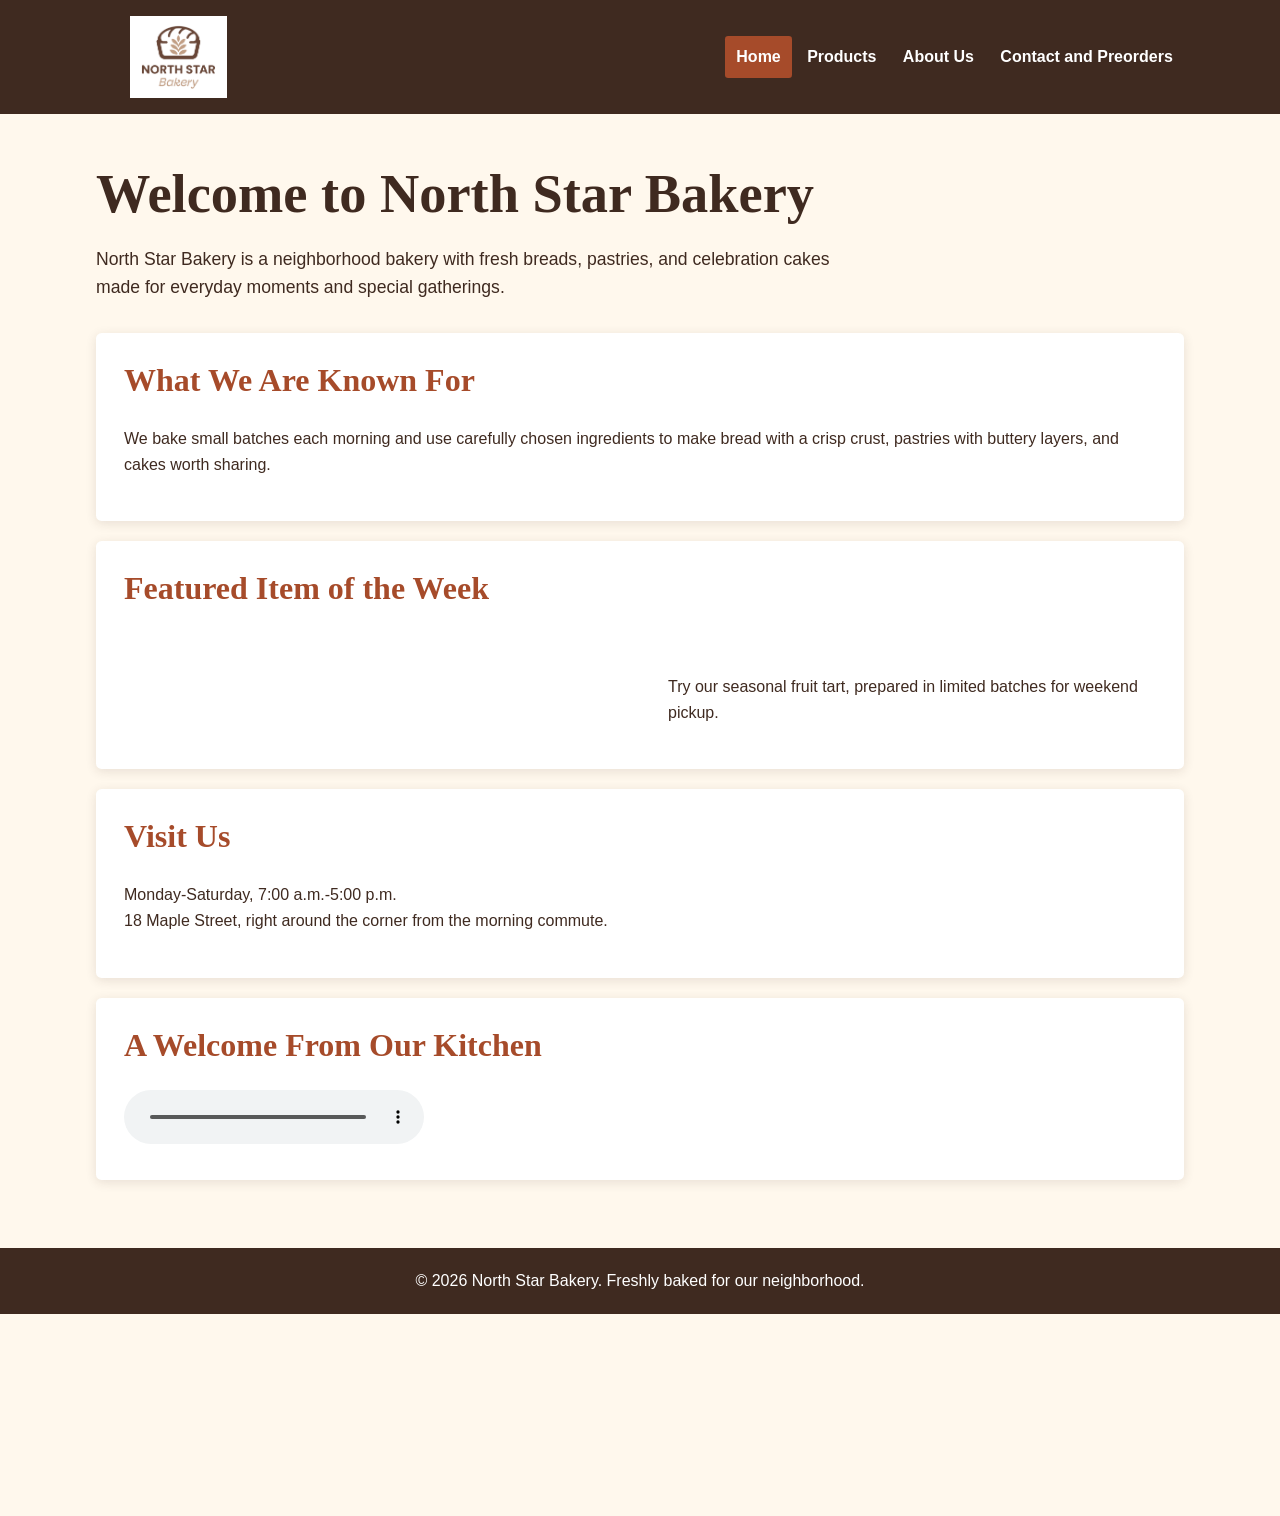
<file: index.html>
<!DOCTYPE html>
<html lang="en">
<head>
  <meta charset="UTF-8">
  <meta name="viewport" content="width=device-width, initial-scale=1.0">
  <title>North Star Bakery | Home</title>
  <link rel="stylesheet" href="styles.css">
  <script src="app.js" defer></script>
</head>
<body>
  <a class="skip-link" href="#main-content">Skip to main content</a>
  <header>
    <a href="index.html">
      <img src="media/bakery-logo_c.png" alt="North Star Bakery logo">
    </a>
    <nav aria-label="Main navigation">
      <ul>
        <li><a href="index.html" aria-current="page">Home</a></li>
        <li><a href="products.html">Products</a></li>
        <li><a href="about.html">About Us</a></li>
        <li><a href="contact.html">Contact and Preorders</a></li>
      </ul>
    </nav>
  </header>
  <main id="main-content">
    <h1>Welcome to North Star Bakery</h1>
    <p>North Star Bakery is a neighborhood bakery with fresh breads, pastries, and celebration cakes made for everyday moments and special gatherings.</p>
    <section aria-labelledby="known-for-heading">
      <h2 id="known-for-heading">What We Are Known For</h2>
      <p>We bake small batches each morning and use carefully chosen ingredients to make bread with a crisp crust, pastries with buttery layers, and cakes worth sharing.</p>
    </section>
    <section aria-labelledby="featured-heading">
      <h2 id="featured-heading">Featured Item of the Week</h2>
      <picture>
        <source media="(max-width: 600px)" srcset="media/bakery-feature-small_c.png">
        <img src="media/bakery-feature-large_c.png" alt="Freshly baked seasonal fruit tart on a bakery counter">
      </picture>
      <p>Try our seasonal fruit tart, prepared in limited batches for weekend pickup.</p>
    </section>
    <section aria-labelledby="visit-heading">
      <h2 id="visit-heading">Visit Us</h2>
      <p>Monday-Saturday, 7:00 a.m.-5:00 p.m.<br>18 Maple Street, right around the corner from the morning commute.</p>
    </section>
    <section aria-labelledby="welcome-audio-heading">
      <h2 id="welcome-audio-heading">A Welcome From Our Kitchen</h2>
      <audio controls>
        <source src="media/bakery-welcome_c.mp3" type="audio/mpeg">
        Your browser does not support the audio element. Please contact North Star Bakery for today's menu and pickup information.
      </audio>
    </section>
  </main>
  <footer>
    <p>&copy; 2026 North Star Bakery. Freshly baked for our neighborhood.</p>
  </footer>
</body>
</html>
</file>
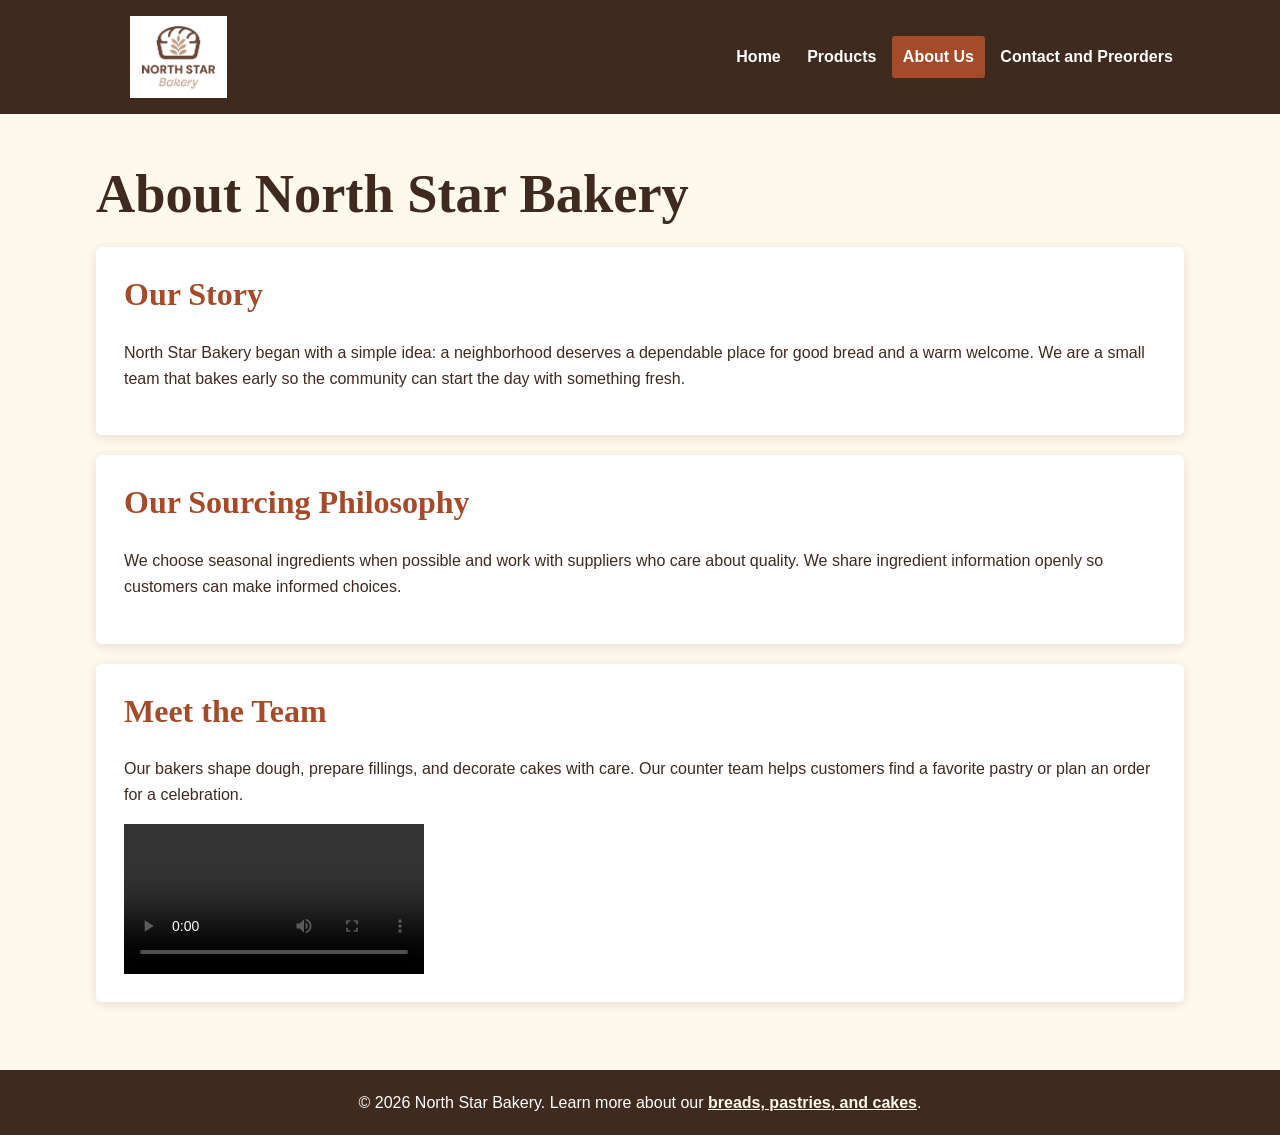
<file: about.html>
<!DOCTYPE html>
<html lang="en">
<head>
  <meta charset="UTF-8">
  <meta name="viewport" content="width=device-width, initial-scale=1.0">
  <title>North Star Bakery | About Us</title>
  <link rel="stylesheet" href="styles.css">
  <script src="app.js" defer></script>
</head>
<body>
  <a class="skip-link" href="#main-content">Skip to main content</a>
  <header>
    <a href="index.html"><img src="media/bakery-logo_c.png" alt="North Star Bakery logo"></a>
    <nav aria-label="Main navigation">
      <ul>
        <li><a href="index.html">Home</a></li>
        <li><a href="products.html">Products</a></li>
        <li><a href="about.html" aria-current="page">About Us</a></li>
        <li><a href="contact.html">Contact and Preorders</a></li>
      </ul>
    </nav>
  </header>
  <main id="main-content">
    <h1>About North Star Bakery</h1>
    <section aria-labelledby="story-heading">
      <h2 id="story-heading">Our Story</h2>
      <p>North Star Bakery began with a simple idea: a neighborhood deserves a dependable place for good bread and a warm welcome. We are a small team that bakes early so the community can start the day with something fresh.</p>
    </section>
    <section aria-labelledby="sourcing-heading">
      <h2 id="sourcing-heading">Our Sourcing Philosophy</h2>
      <p>We choose seasonal ingredients when possible and work with suppliers who care about quality. We share ingredient information openly so customers can make informed choices.</p>
    </section>
    <section aria-labelledby="team-heading">
      <h2 id="team-heading">Meet the Team</h2>
      <p>Our bakers shape dough, prepare fillings, and decorate cakes with care. Our counter team helps customers find a favorite pastry or plan an order for a celebration.</p>
      <video controls>
        <source src="media/bakery-behind-scenes_c.mp4" type="video/mp4">
        Your browser does not support the video element. North Star Bakery prepares breads, pastries, and cakes in small batches each morning.
      </video>
    </section>
  </main>
  <footer>
    <p>&copy; 2026 North Star Bakery. Learn more about our <a href="products.html">breads, pastries, and cakes</a>.</p>
  </footer>
</body>
</html>
</file>
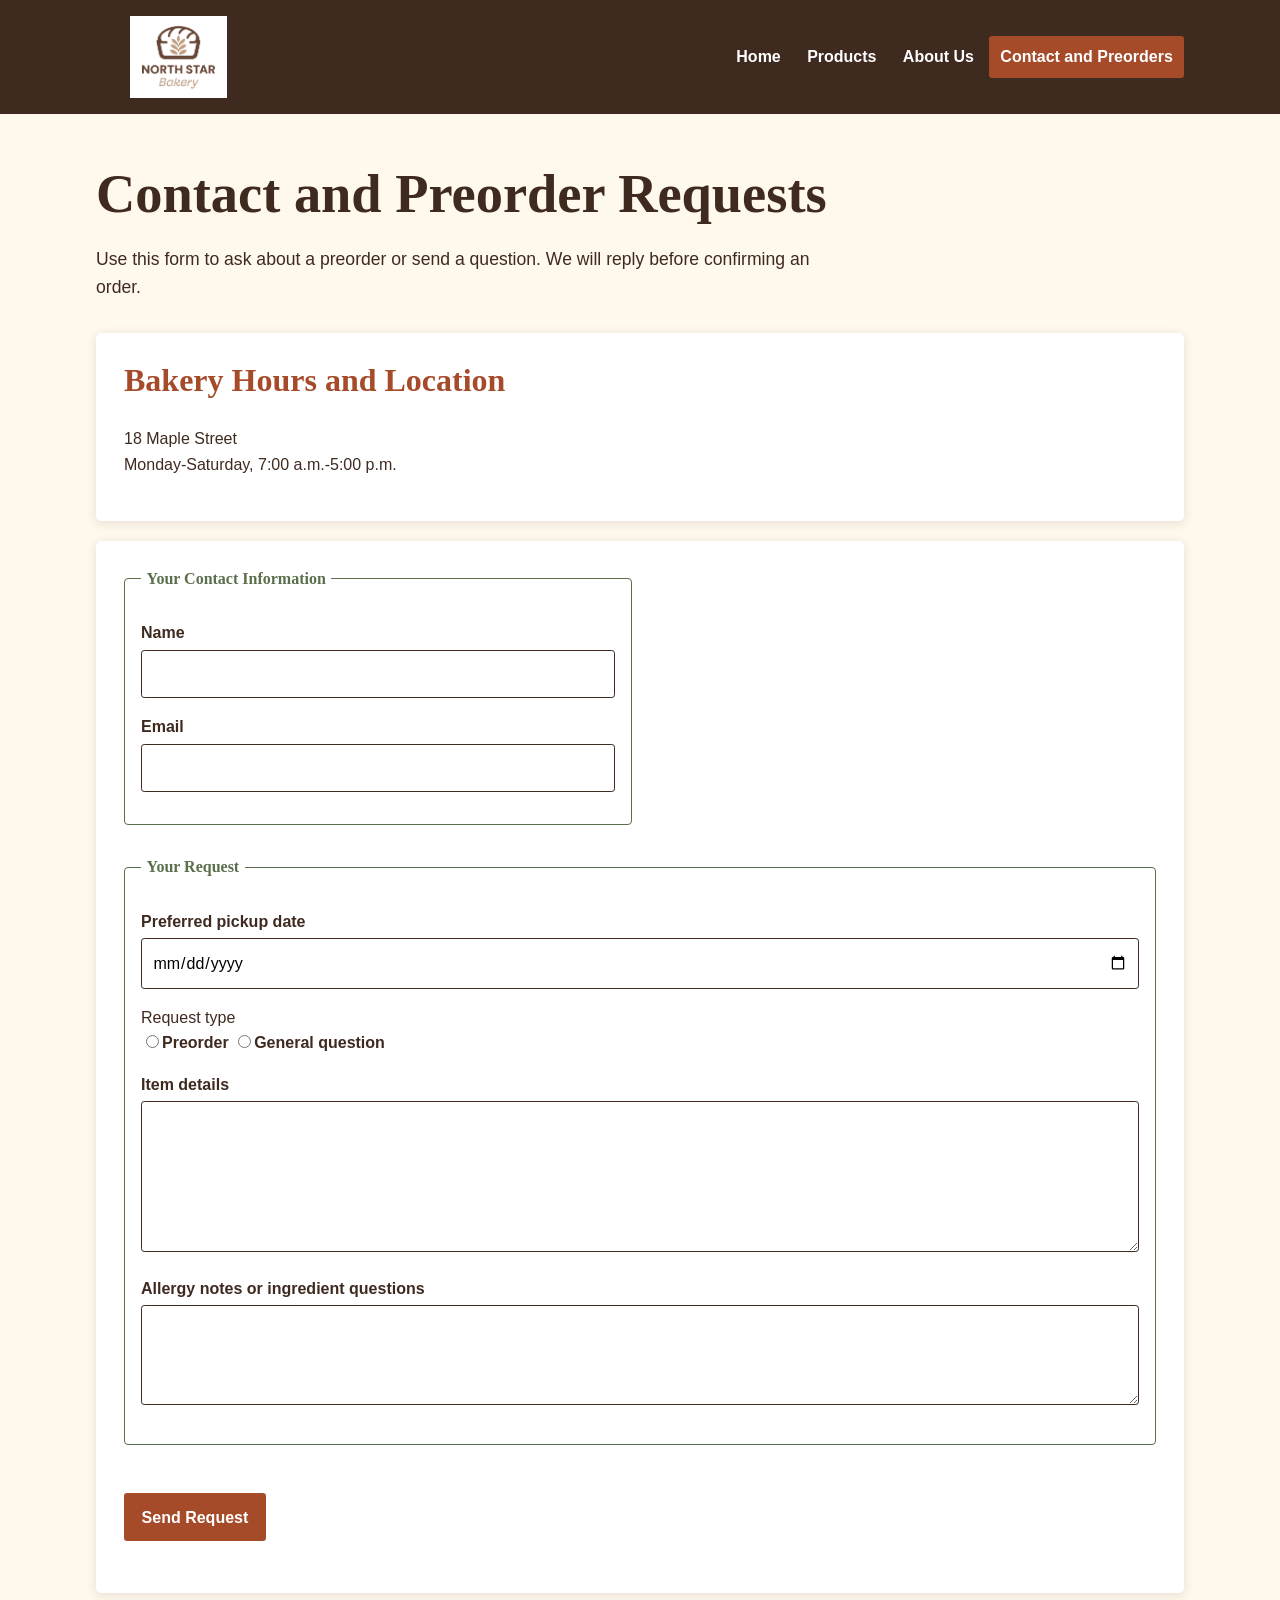
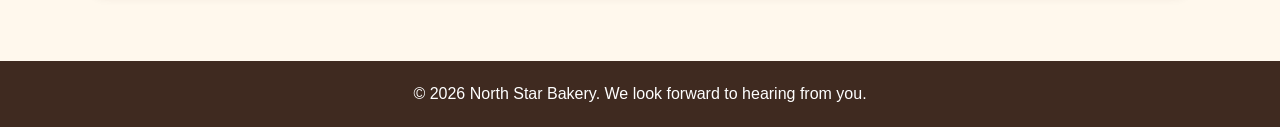
<file: contact.html>
<!DOCTYPE html>
<html lang="en">
<head>
  <meta charset="UTF-8">
  <meta name="viewport" content="width=device-width, initial-scale=1.0">
  <title>North Star Bakery | Contact and Preorders</title>
  <link rel="stylesheet" href="styles.css">
  <script src="app.js" defer></script>
</head>
<body>
  <a class="skip-link" href="#main-content">Skip to main content</a>
  <header>
    <a href="index.html"><img src="media/bakery-logo_c.png" alt="North Star Bakery logo"></a>
    <nav aria-label="Main navigation">
      <ul>
        <li><a href="index.html">Home</a></li>
        <li><a href="products.html">Products</a></li>
        <li><a href="about.html">About Us</a></li>
        <li><a href="contact.html" aria-current="page">Contact and Preorders</a></li>
      </ul>
    </nav>
  </header>
  <main id="main-content">
    <h1>Contact and Preorder Requests</h1>
    <p>Use this form to ask about a preorder or send a question. We will reply before confirming an order.</p>
    <section aria-labelledby="contact-details-heading">
      <h2 id="contact-details-heading">Bakery Hours and Location</h2>
      <p>18 Maple Street<br>Monday-Saturday, 7:00 a.m.-5:00 p.m.</p>
    </section>
    <form id="preorder-form" action="#" method="post" novalidate>
      <fieldset>
        <legend>Your Contact Information</legend>
        <p><label for="name">Name</label><br><input id="name" name="name" type="text" autocomplete="name" required aria-describedby="name-error"><span id="name-error" class="field-message" aria-live="polite"></span></p>
        <p><label for="email">Email</label><br><input id="email" name="email" type="email" autocomplete="email" required aria-describedby="email-error"><span id="email-error" class="field-message" aria-live="polite"></span></p>
      </fieldset>
      <fieldset>
        <legend>Your Request</legend>
        <p><label for="pickup-date">Preferred pickup date</label><br><input id="pickup-date" name="pickup-date" type="date" required aria-describedby="pickup-date-error"><span id="pickup-date-error" class="field-message" aria-live="polite"></span></p>
        <p>Request type<br>
          <input id="preorder" name="request-type" type="radio" value="preorder" required><label for="preorder">Preorder</label>
          <input id="question" name="request-type" type="radio" value="question"><label for="question">General question</label>
        </p>
        <p><label for="item-details">Item details</label><br><textarea id="item-details" name="item-details" rows="5" required aria-describedby="item-details-error"></textarea><span id="item-details-error" class="field-message" aria-live="polite"></span></p>
        <p><label for="allergy-notes">Allergy notes or ingredient questions</label><br><textarea id="allergy-notes" name="allergy-notes" rows="3"></textarea></p>
      </fieldset>
      <p><button type="submit">Send Request</button> <span id="form-status" class="form-status" aria-live="polite"></span></p>
    </form>
  </main>
  <footer>
    <p>&copy; 2026 North Star Bakery. We look forward to hearing from you.</p>
  </footer>
</body>
</html>
</file>
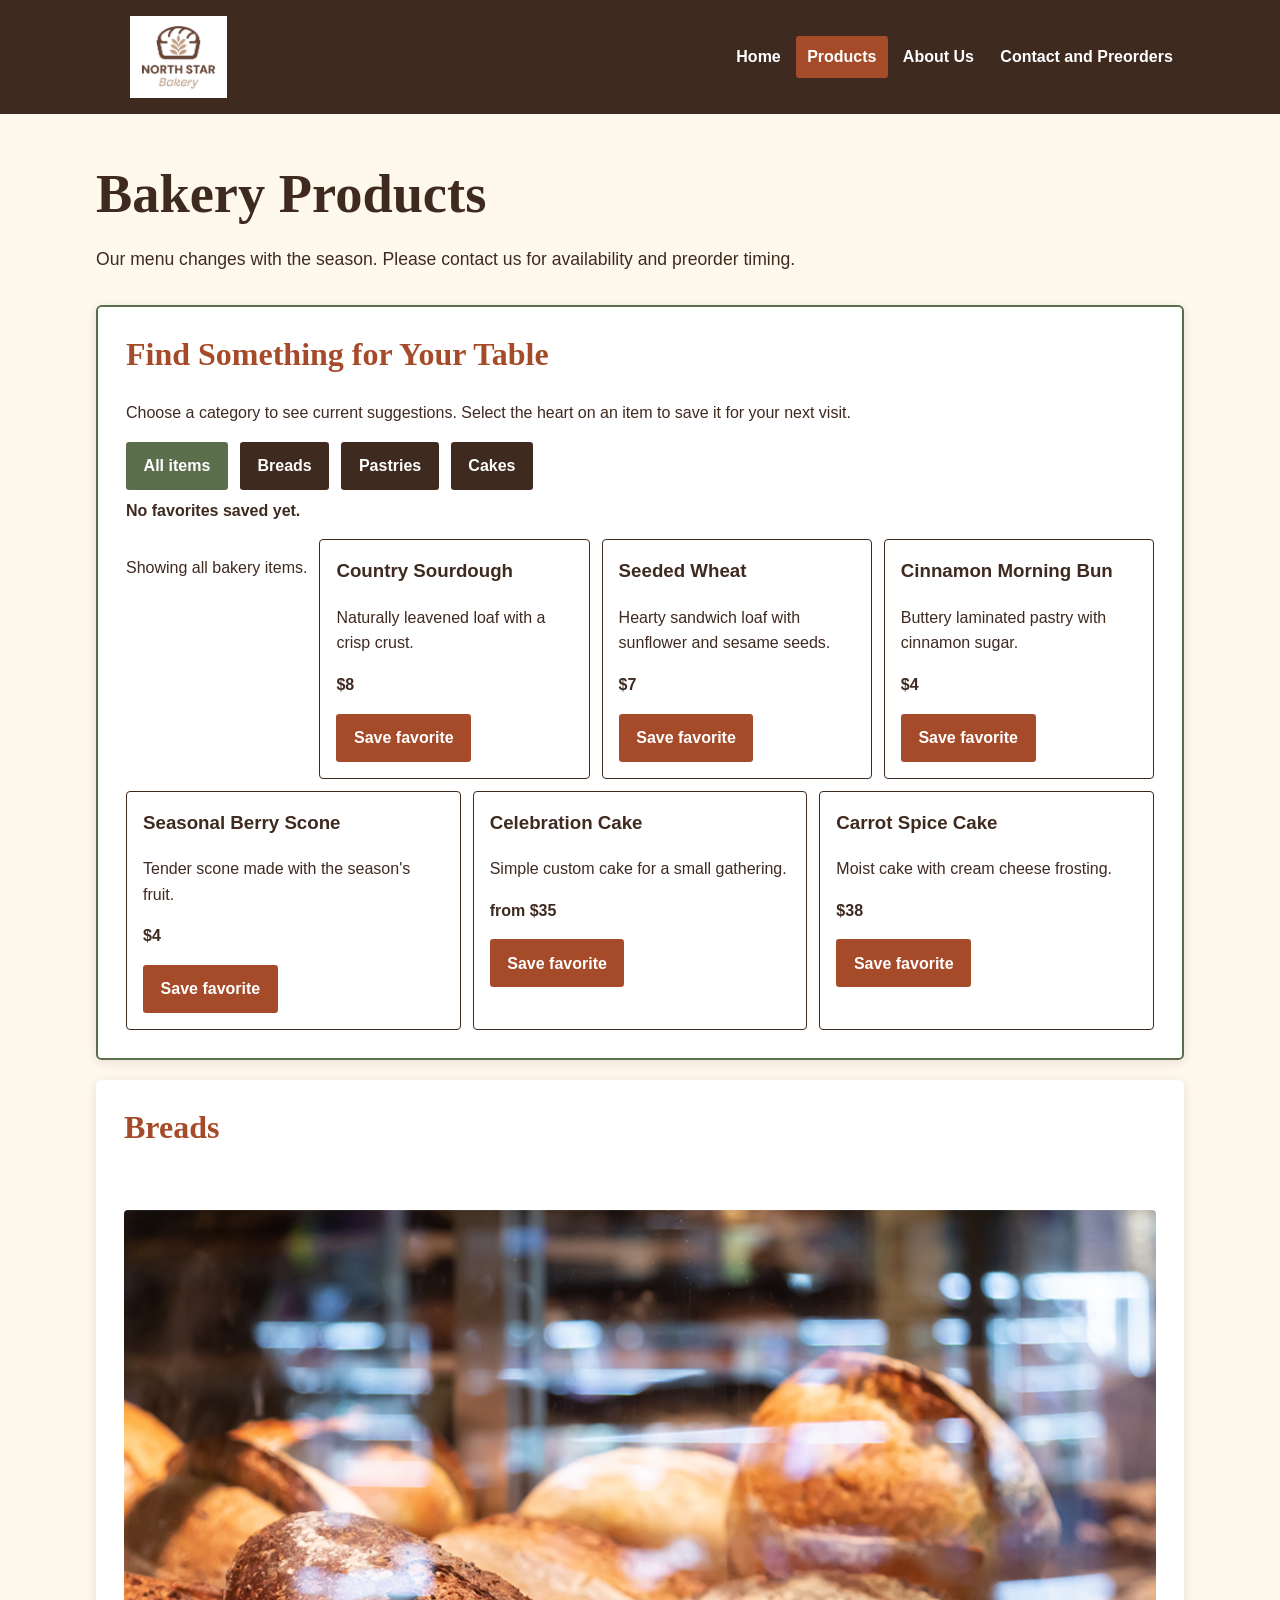
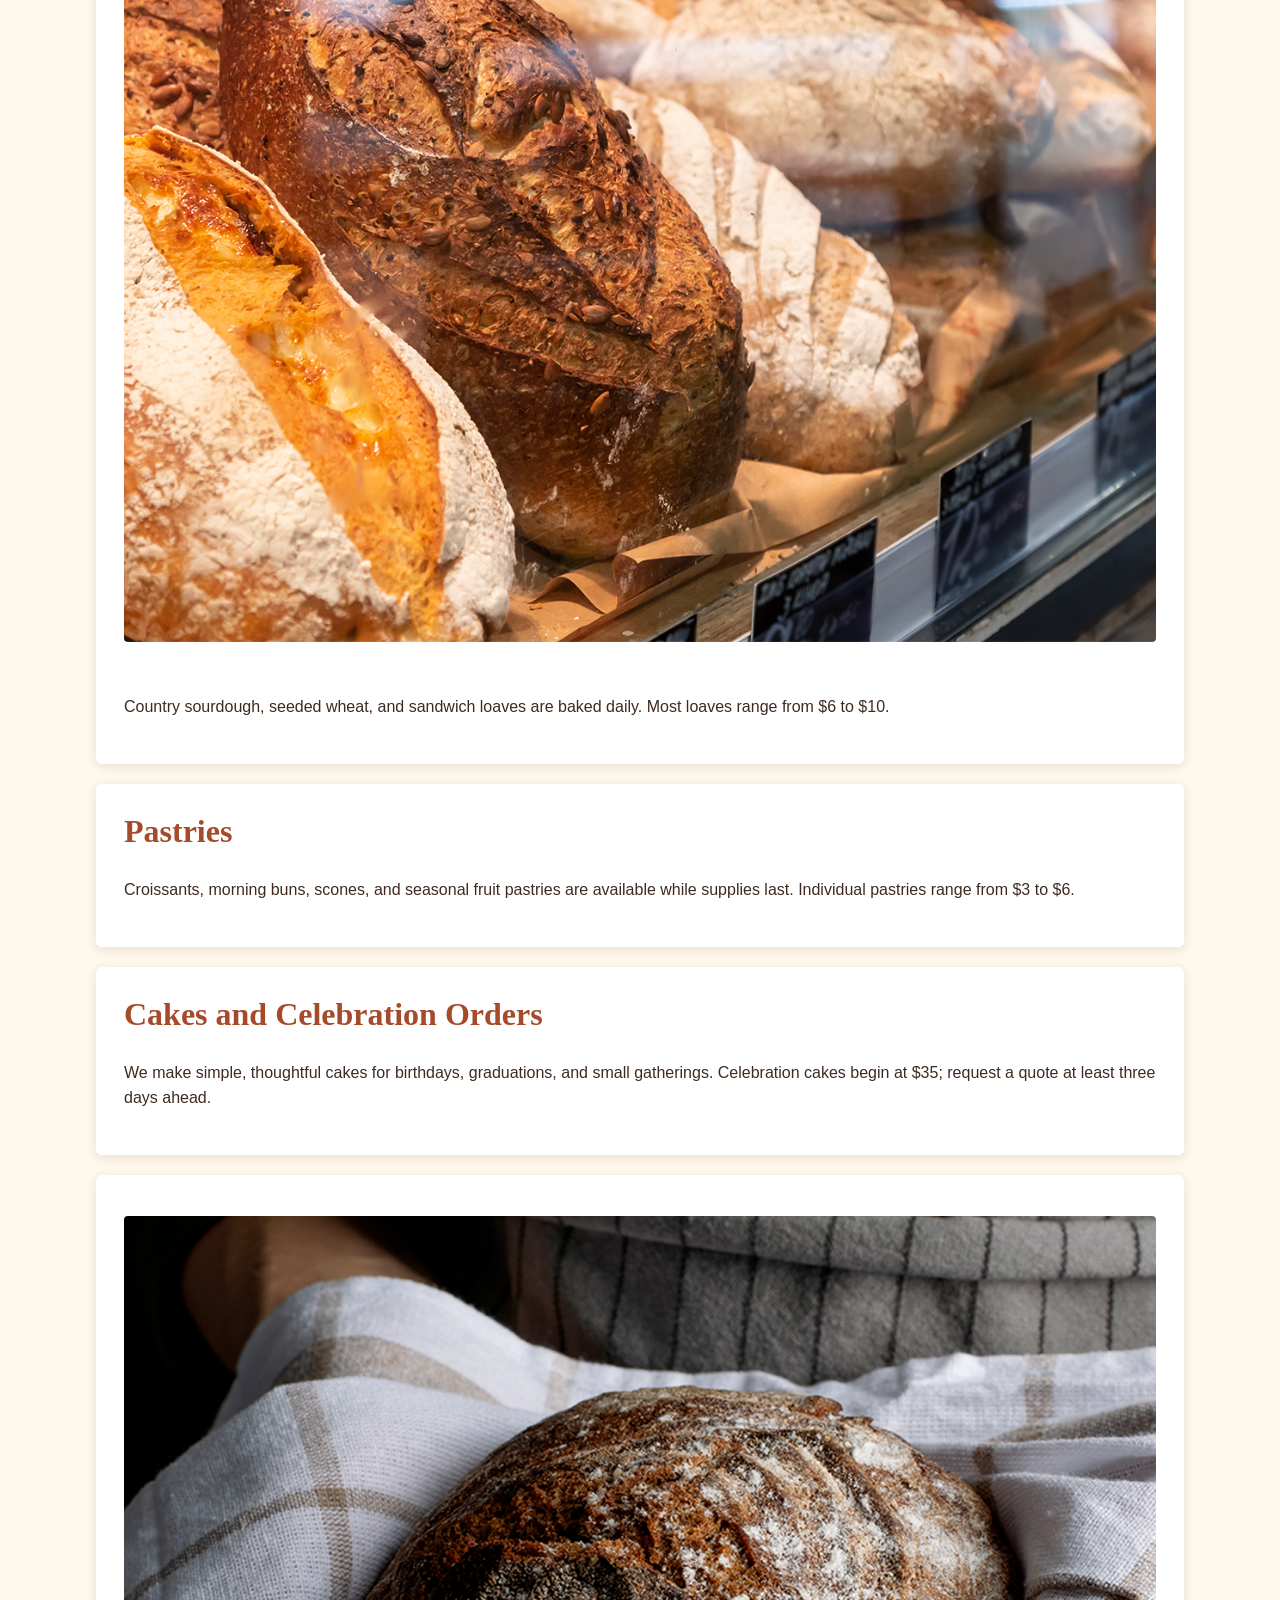
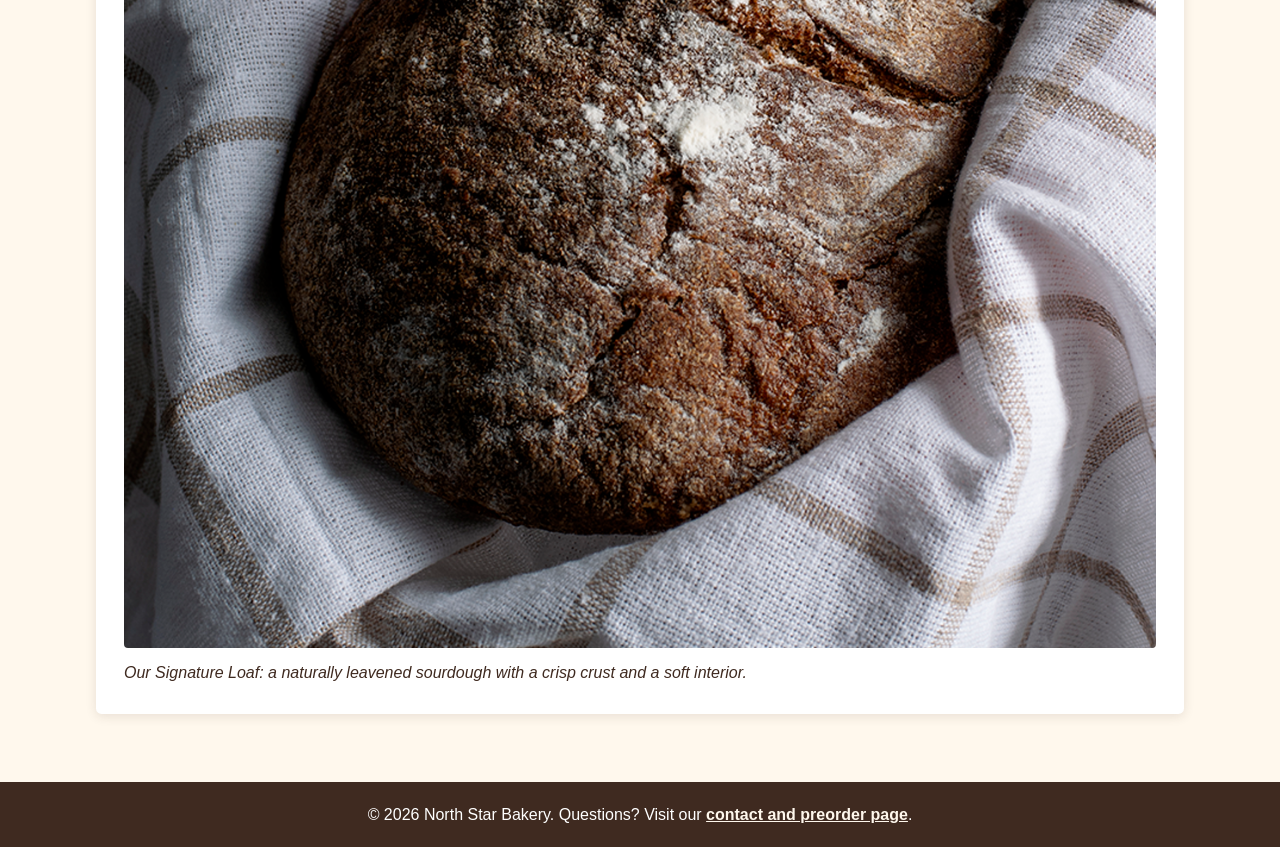
<file: products.html>
<!DOCTYPE html>
<html lang="en">
<head>
  <meta charset="UTF-8">
  <meta name="viewport" content="width=device-width, initial-scale=1.0">
  <title>North Star Bakery | Products</title>
  <link rel="stylesheet" href="styles.css">
  <script src="app.js" defer></script>
</head>
<body>
  <a class="skip-link" href="#main-content">Skip to main content</a>
  <header>
    <a href="index.html"><img src="media/bakery-logo_c.png" alt="North Star Bakery logo"></a>
    <nav aria-label="Main navigation">
      <ul>
        <li><a href="index.html">Home</a></li>
        <li><a href="products.html" aria-current="page">Products</a></li>
        <li><a href="about.html">About Us</a></li>
        <li><a href="contact.html">Contact and Preorders</a></li>
      </ul>
    </nav>
  </header>
  <main id="main-content">
    <h1>Bakery Products</h1>
    <p>Our menu changes with the season. Please contact us for availability and preorder timing.</p>
    <section class="menu-explorer" aria-labelledby="menu-explorer-heading">
      <h2 id="menu-explorer-heading">Find Something for Your Table</h2>
      <p>Choose a category to see current suggestions. Select the heart on an item to save it for your next visit.</p>
      <div class="filter-controls" aria-label="Product categories">
        <button type="button" class="filter-button is-selected" data-category="all">All items</button>
        <button type="button" class="filter-button" data-category="bread">Breads</button>
        <button type="button" class="filter-button" data-category="pastry">Pastries</button>
        <button type="button" class="filter-button" data-category="cake">Cakes</button>
      </div>
      <p id="saved-summary" class="saved-summary" aria-live="polite">No favorites saved yet.</p>
      <div id="product-results" class="product-results" aria-live="polite"></div>
    </section>
    <section aria-labelledby="bread-heading">
      <h2 id="bread-heading">Breads</h2>
      <img src="media/bakery-bread_c.png" alt="Assortment of rustic loaves cooling on wooden bakery shelves">
      <p>Country sourdough, seeded wheat, and sandwich loaves are baked daily. Most loaves range from $6 to $10.</p>
    </section>
    <section aria-labelledby="pastry-heading">
      <h2 id="pastry-heading">Pastries</h2>
      <p>Croissants, morning buns, scones, and seasonal fruit pastries are available while supplies last. Individual pastries range from $3 to $6.</p>
    </section>
    <section aria-labelledby="cake-heading">
      <h2 id="cake-heading">Cakes and Celebration Orders</h2>
      <p>We make simple, thoughtful cakes for birthdays, graduations, and small gatherings. Celebration cakes begin at $35; request a quote at least three days ahead.</p>
    </section>
    <figure>
      <img src="media/bakery-signature-loaf_c.png" alt="North Star Bakery signature round sourdough loaf with a scored golden crust">
      <figcaption>Our Signature Loaf: a naturally leavened sourdough with a crisp crust and a soft interior.</figcaption>
    </figure>
  </main>
  <footer>
    <p>&copy; 2026 North Star Bakery. Questions? Visit our <a href="contact.html">contact and preorder page</a>.</p>
  </footer>
</body>
</html>
</file>
<file: styles.css>
/* North Star Bakery - Touchstone 3 visual design and responsive layout */

:root {
  --cream: #fff8ed;
  --espresso: #3f2a20;
  --terracotta: #a64b2a;
  --sage: #5c6f4d;
  --paper: #ffffff;
}

* {
  box-sizing: border-box;
}

html {
  scroll-behavior: smooth;
}

body {
  margin: 0;
  background: var(--cream);
  color: var(--espresso);
  font-family: Arial, Helvetica, sans-serif;
  font-size: 1rem;
  line-height: 1.6;
}

img,
picture,
video {
  display: block;
  max-width: 100%;
}

audio {
  max-width: 100%;
}

a {
  color: var(--terracotta);
  font-weight: 700;
}

a:hover {
  color: var(--sage);
}

a:focus-visible,
button:focus-visible,
input:focus-visible,
textarea:focus-visible {
  outline: 3px solid var(--sage);
  outline-offset: 3px;
}

.skip-link {
  position: absolute;
  left: 1rem;
  top: -4rem;
  z-index: 10;
  padding: 0.6rem 0.9rem;
  background: var(--espresso);
  color: var(--paper);
}

.skip-link:focus {
  top: 1rem;
}

header {
  display: flex;
  flex-direction: column;
  align-items: center;
  gap: 0.75rem;
  padding: 1rem;
  background: var(--espresso);
}

header > a {
  display: inline-block;
}

header img {
  width: min(165px, 55vw);
  max-height: 82px;
  object-fit: contain;
}

nav ul {
  display: flex;
  flex-wrap: wrap;
  justify-content: center;
  gap: 0.25rem;
  margin: 0;
  padding: 0;
  list-style: none;
}

nav a {
  display: block;
  padding: 0.5rem 0.7rem;
  color: var(--paper);
  text-decoration: none;
}

nav a:hover,
nav a[aria-current="page"] {
  background: var(--terracotta);
  color: var(--paper);
  border-radius: 0.2rem;
}

main {
  width: min(100% - 2rem, 68rem);
  margin: 0 auto;
  padding: 2rem 0 3rem;
}

h1,
h2,
legend {
  font-family: Georgia, "Times New Roman", serif;
  line-height: 1.2;
}

h1 {
  margin: 0 0 0.75rem;
  color: var(--espresso);
  font-size: clamp(2rem, 7vw, 3.4rem);
}

h2 {
  margin-top: 0;
  color: var(--terracotta);
  font-size: clamp(1.4rem, 4vw, 2rem);
}

main > p:first-of-type {
  max-width: 46rem;
  margin-bottom: 2rem;
  font-size: 1.1rem;
}

main > section,
main > figure,
main > form {
  margin: 1.25rem 0;
  padding: 1.25rem;
  background: var(--paper);
  border-radius: 0.35rem;
  box-shadow: 0 0.15rem 0.65rem rgba(63, 42, 32, 0.12);
}

main > section img,
main > section picture img,
figure img {
  width: 100%;
  margin: 0.8rem 0;
  border-radius: 0.25rem;
}

figcaption {
  font-style: italic;
}

fieldset {
  margin: 0 0 1rem;
  padding: 1rem;
  border: 1px solid var(--sage);
  border-radius: 0.25rem;
}

legend {
  padding: 0 0.35rem;
  color: var(--sage);
  font-weight: 700;
}

label {
  font-weight: 700;
}

input,
textarea,
button {
  font: inherit;
}

input[type="text"],
input[type="email"],
input[type="date"],
textarea {
  width: 100%;
  margin-top: 0.25rem;
  padding: 0.65rem;
  border: 1px solid var(--espresso);
  border-radius: 0.2rem;
}

button {
  padding: 0.7rem 1.1rem;
  border: 0;
  border-radius: 0.2rem;
  background: var(--terracotta);
  color: var(--paper);
  cursor: pointer;
  font-weight: 700;
}

button:hover {
  background: var(--sage);
}

.menu-explorer {
  border: 2px solid var(--sage);
}

.filter-controls,
.product-results {
  display: flex;
  flex-wrap: wrap;
  gap: 0.75rem;
}

.filter-button {
  background: var(--espresso);
}

.filter-button.is-selected,
.favorite-button[aria-pressed="true"] {
  background: var(--sage);
}

.saved-summary,
.field-message,
.form-status {
  display: block;
  margin-top: 0.5rem;
  font-weight: 700;
}

.field-message {
  color: var(--terracotta);
}

.form-status {
  color: var(--sage);
}

.product-card {
  flex: 1 1 15rem;
  padding: 1rem;
  border: 1px solid var(--espresso);
  border-radius: 0.25rem;
  background: var(--paper);
}

.product-card h3 {
  margin-top: 0;
}

.favorite-button {
  background: var(--terracotta);
}

footer {
  padding: 1.25rem 1rem;
  background: var(--espresso);
  color: var(--paper);
  text-align: center;
}

footer p {
  margin: 0;
}

footer a {
  color: var(--cream);
}

@media (min-width: 48rem) {
  header {
    flex-direction: row;
    justify-content: space-between;
    padding: 1rem max(2rem, calc((100% - 68rem) / 2));
  }

  nav ul {
    justify-content: flex-end;
  }

  main {
    padding-top: 3rem;
  }

  main > section,
  main > figure,
  main > form {
    padding: 1.75rem;
  }

  #main-content > section:has(picture),
  #main-content > section:has(> img) {
    display: flex;
    flex-wrap: wrap;
    align-items: center;
    gap: 1.5rem;
  }

  #main-content > section:has(picture) h2,
  #main-content > section:has(> img) h2 {
    width: 100%;
  }

  #main-content > section:has(picture) picture,
  #main-content > section:has(> img) > img {
    flex: 1 1 20rem;
  }

  #main-content > section:has(picture) p,
  #main-content > section:has(> img) p {
    flex: 1 1 18rem;
  }

  form {
    display: grid;
    grid-template-columns: repeat(2, minmax(0, 1fr));
    gap: 1rem;
  }

  form fieldset:last-of-type,
  form > p:last-child {
    grid-column: 1 / -1;
  }
}
</file>
